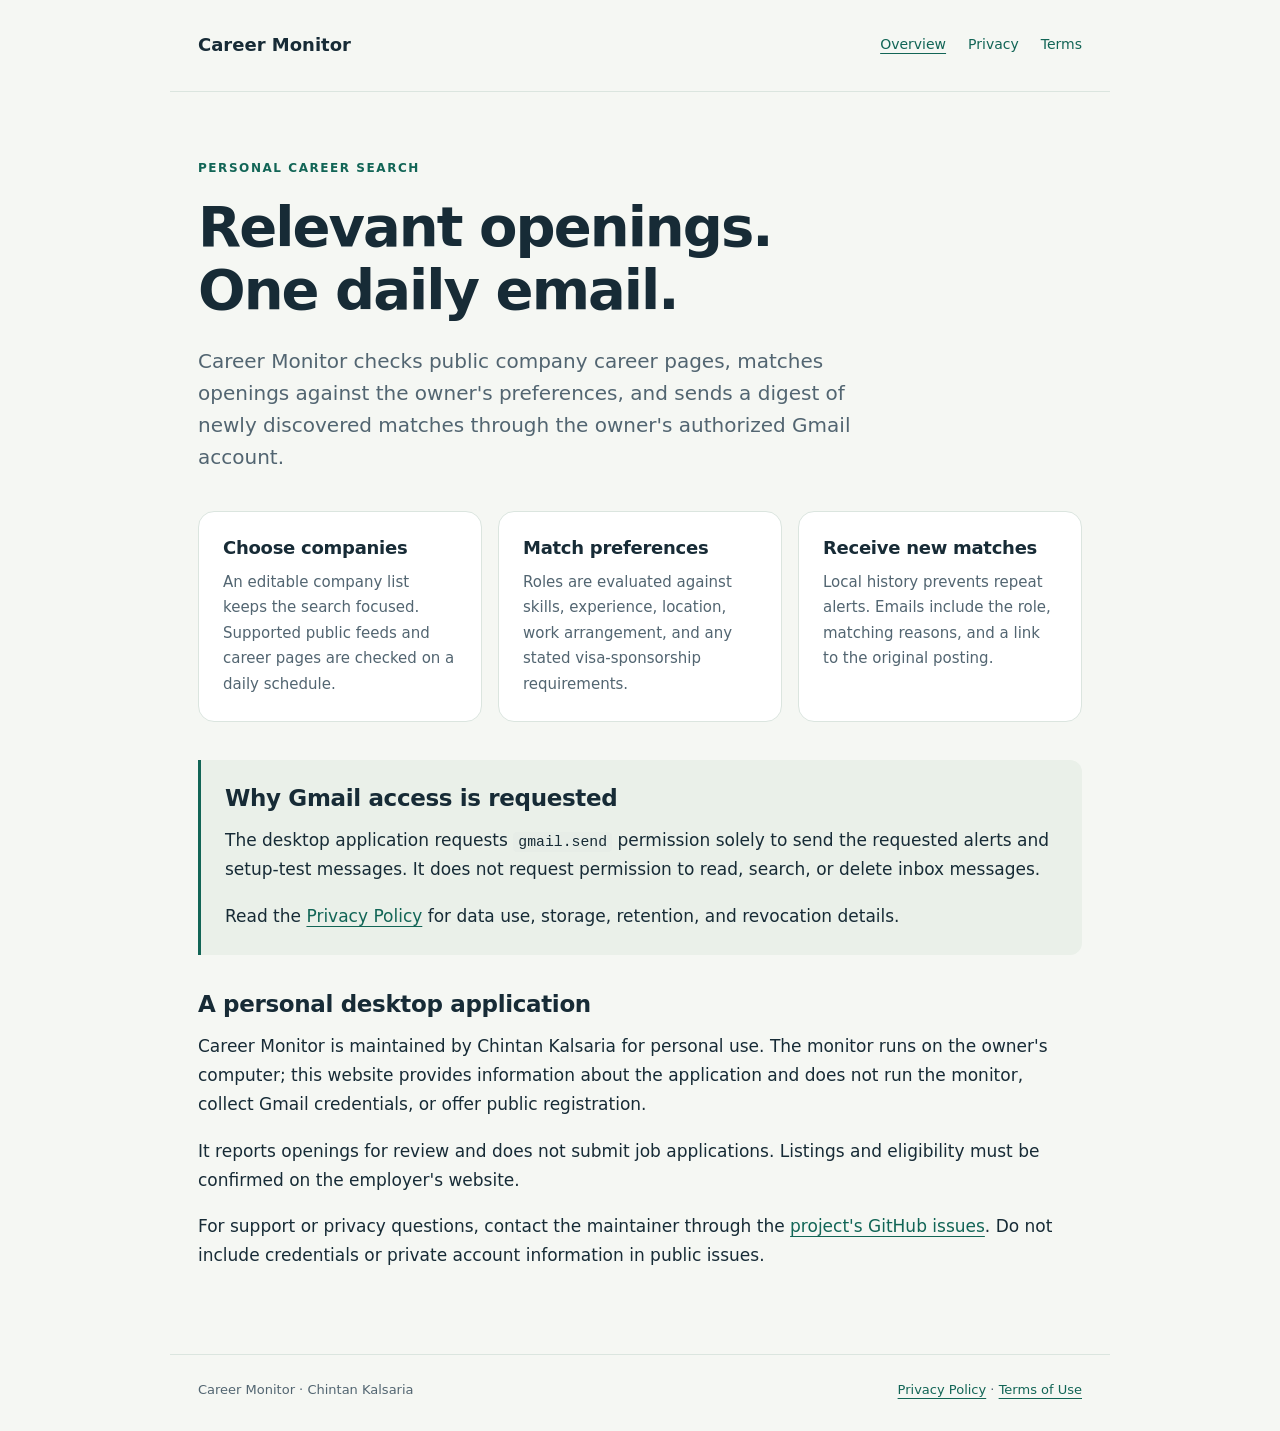
<file: index.html>
<!doctype html>
<html lang="en">
<head>
<meta charset="utf-8"><meta name="viewport" content="width=device-width,initial-scale=1">
<title>Career Monitor | Personal job alerts</title>
<meta name="description" content="Career Monitor is a personal desktop tool that checks public career pages and sends relevant job openings through an authorized Gmail account.">
<link rel="stylesheet" href="styles.css">
</head>
<body>
<header><a class="brand" href="./">Career Monitor</a><nav aria-label="Main navigation"><a href="./" aria-current="page">Overview</a><a href="privacy.html">Privacy</a><a href="terms.html">Terms</a></nav></header>
<main>
<p class="eyebrow">Personal career search</p>
<h1>Relevant openings.<br>One daily email.</h1>
<p class="lead">Career Monitor checks public company career pages, matches openings against the owner's preferences, and sends a digest of newly discovered matches through the owner's authorized Gmail account.</p>
<div class="grid">
<section class="card"><h2>Choose companies</h2><p>An editable company list keeps the search focused. Supported public feeds and career pages are checked on a daily schedule.</p></section>
<section class="card"><h2>Match preferences</h2><p>Roles are evaluated against skills, experience, location, work arrangement, and any stated visa-sponsorship requirements.</p></section>
<section class="card"><h2>Receive new matches</h2><p>Local history prevents repeat alerts. Emails include the role, matching reasons, and a link to the original posting.</p></section>
</div>
<section class="note"><h2 style="margin-top:0">Why Gmail access is requested</h2><p>The desktop application requests <code>gmail.send</code> permission solely to send the requested alerts and setup-test messages. It does not request permission to read, search, or delete inbox messages.</p><p>Read the <a href="privacy.html">Privacy Policy</a> for data use, storage, retention, and revocation details.</p></section>
<h2>A personal desktop application</h2>
<p>Career Monitor is maintained by Chintan Kalsaria for personal use. The monitor runs on the owner's computer; this website provides information about the application and does not run the monitor, collect Gmail credentials, or offer public registration.</p>
<p>It reports openings for review and does not submit job applications. Listings and eligibility must be confirmed on the employer's website.</p>
<p>For support or privacy questions, contact the maintainer through the <a href="https://github.com/Kalsaria-C/career-monitor-site/issues">project's GitHub issues</a>. Do not include credentials or private account information in public issues.</p>
</main>
<footer><span>Career Monitor · Chintan Kalsaria</span><span><a href="privacy.html">Privacy Policy</a> · <a href="terms.html">Terms of Use</a></span></footer>
</body></html>
</file>
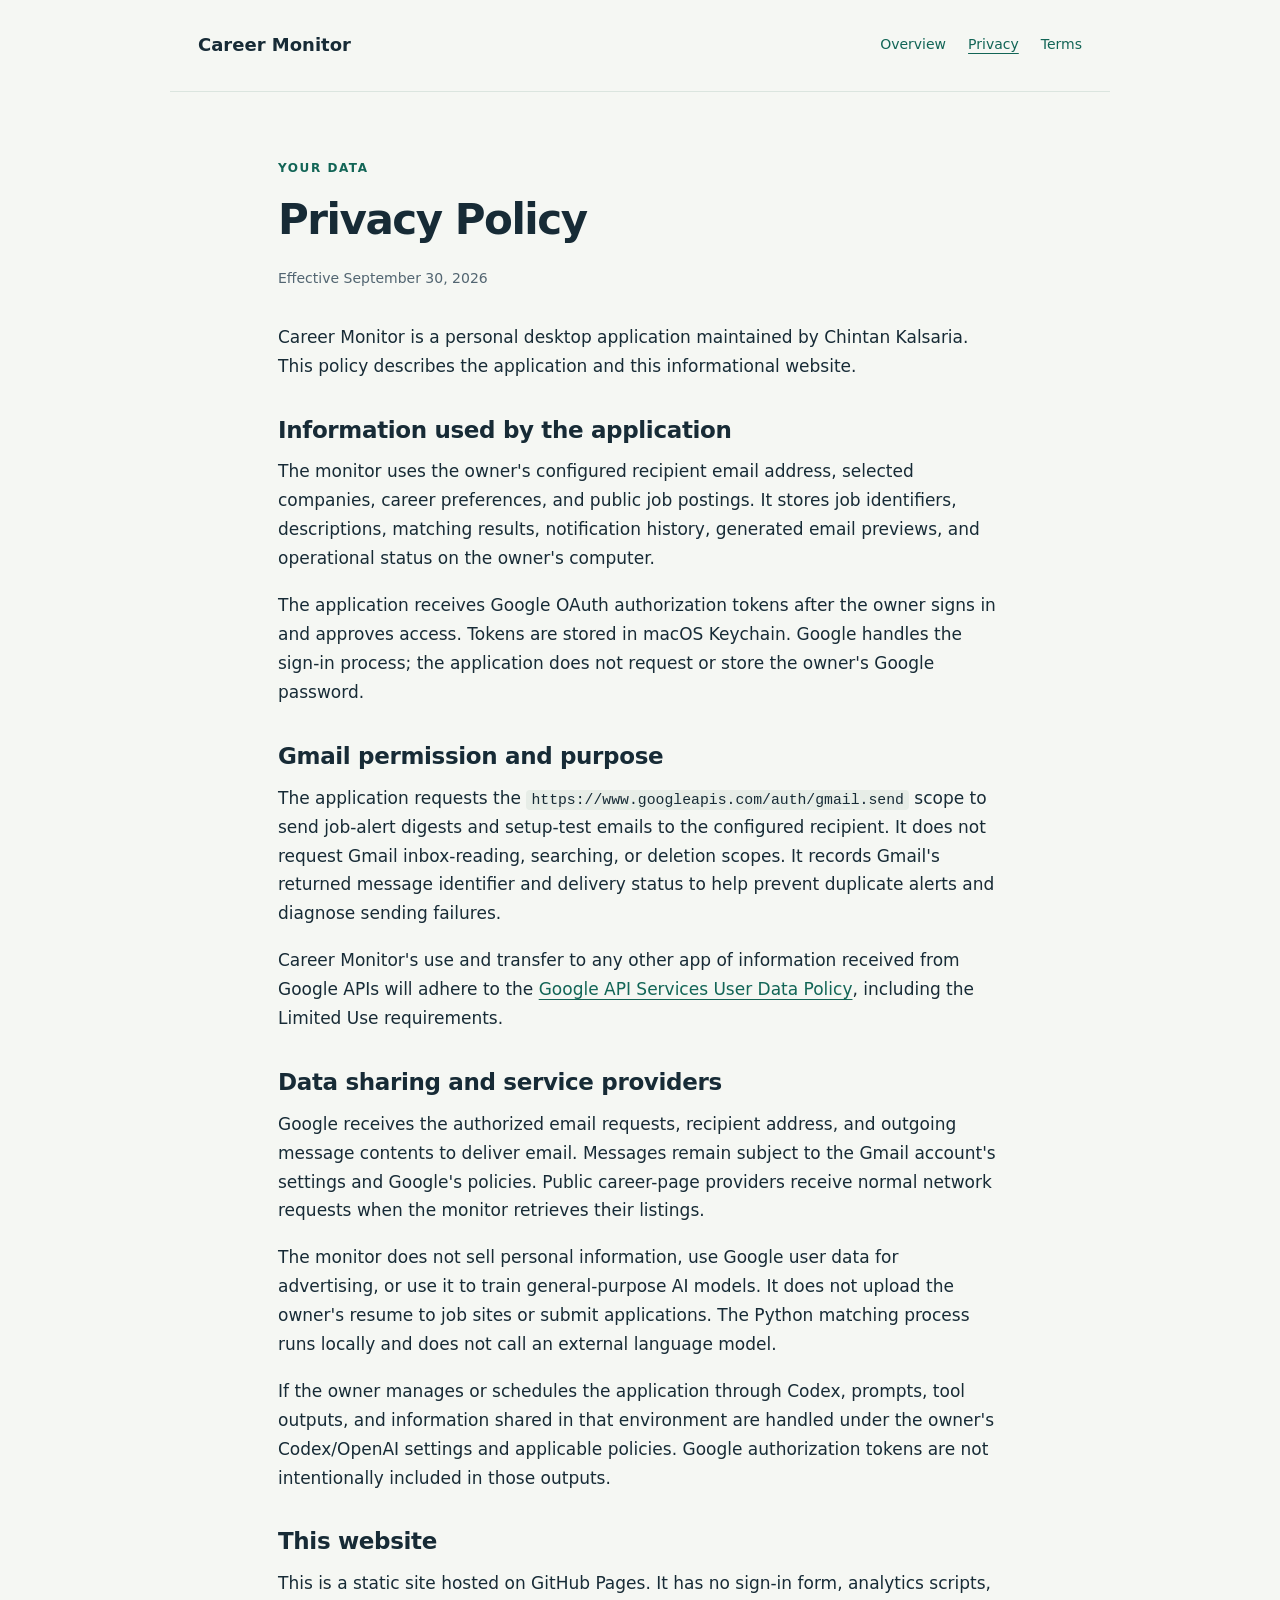
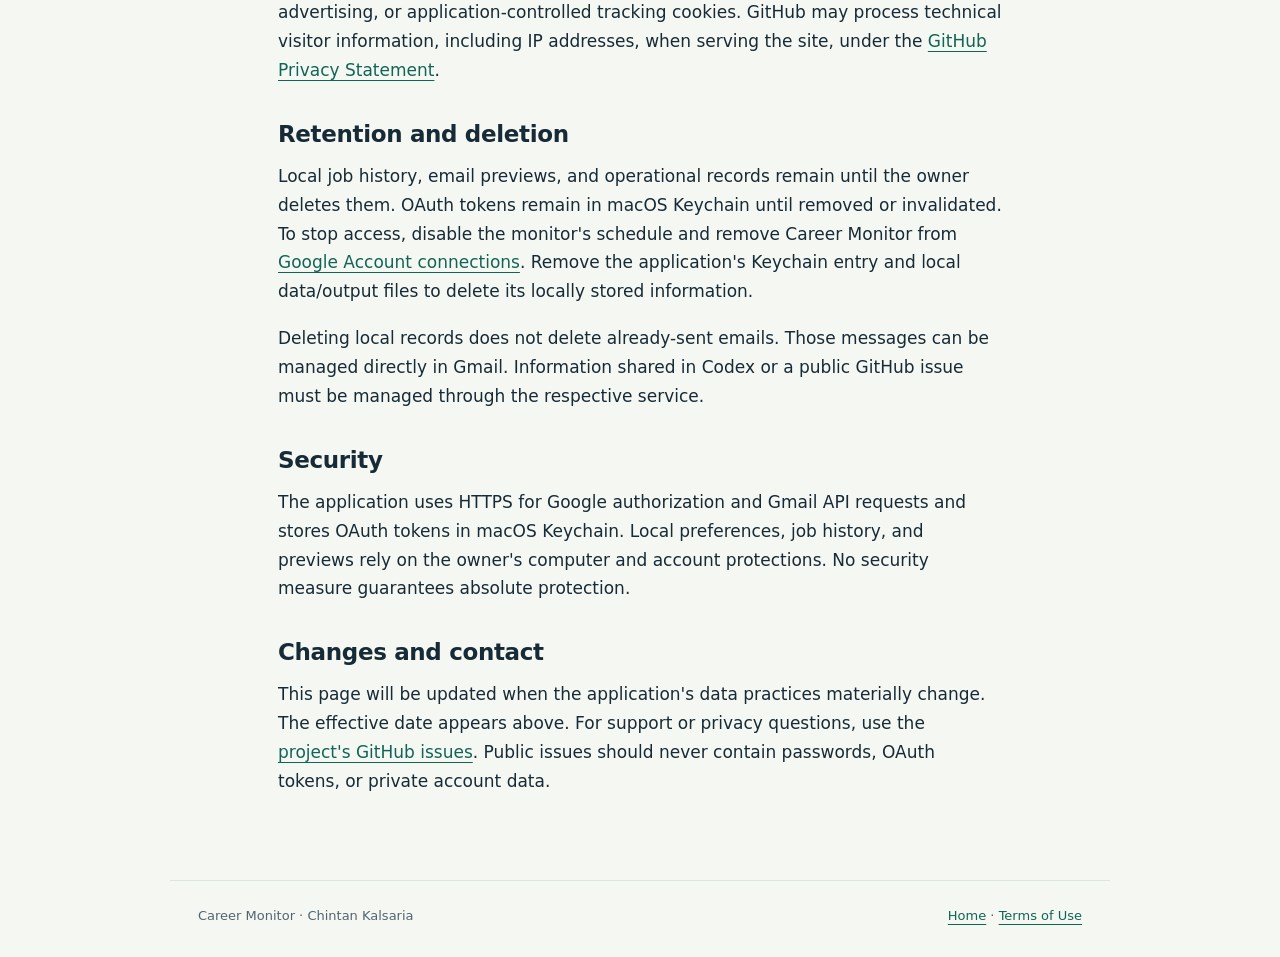
<file: privacy.html>
<!doctype html>
<html lang="en">
<head><meta charset="utf-8"><meta name="viewport" content="width=device-width,initial-scale=1"><title>Privacy Policy | Career Monitor</title><meta name="description" content="How Career Monitor uses Gmail authorization and stores personal job-alert information."><link rel="stylesheet" href="styles.css"></head>
<body>
<header><a class="brand" href="./">Career Monitor</a><nav aria-label="Main navigation"><a href="./">Overview</a><a href="privacy.html" aria-current="page">Privacy</a><a href="terms.html">Terms</a></nav></header>
<main class="document">
<p class="eyebrow">Your data</p><h1>Privacy Policy</h1><p class="date">Effective September 30, 2026</p>
<p>Career Monitor is a personal desktop application maintained by Chintan Kalsaria. This policy describes the application and this informational website.</p>
<h2>Information used by the application</h2>
<p>The monitor uses the owner's configured recipient email address, selected companies, career preferences, and public job postings. It stores job identifiers, descriptions, matching results, notification history, generated email previews, and operational status on the owner's computer.</p>
<p>The application receives Google OAuth authorization tokens after the owner signs in and approves access. Tokens are stored in macOS Keychain. Google handles the sign-in process; the application does not request or store the owner's Google password.</p>
<h2>Gmail permission and purpose</h2>
<p>The application requests the <code>https://www.googleapis.com/auth/gmail.send</code> scope to send job-alert digests and setup-test emails to the configured recipient. It does not request Gmail inbox-reading, searching, or deletion scopes. It records Gmail's returned message identifier and delivery status to help prevent duplicate alerts and diagnose sending failures.</p>
<p>Career Monitor's use and transfer to any other app of information received from Google APIs will adhere to the <a href="https://developers.google.com/terms/api-services-user-data-policy">Google API Services User Data Policy</a>, including the Limited Use requirements.</p>
<h2>Data sharing and service providers</h2>
<p>Google receives the authorized email requests, recipient address, and outgoing message contents to deliver email. Messages remain subject to the Gmail account's settings and Google's policies. Public career-page providers receive normal network requests when the monitor retrieves their listings.</p>
<p>The monitor does not sell personal information, use Google user data for advertising, or use it to train general-purpose AI models. It does not upload the owner's resume to job sites or submit applications. The Python matching process runs locally and does not call an external language model.</p>
<p>If the owner manages or schedules the application through Codex, prompts, tool outputs, and information shared in that environment are handled under the owner's Codex/OpenAI settings and applicable policies. Google authorization tokens are not intentionally included in those outputs.</p>
<h2>This website</h2>
<p>This is a static site hosted on GitHub Pages. It has no sign-in form, analytics scripts, advertising, or application-controlled tracking cookies. GitHub may process technical visitor information, including IP addresses, when serving the site, under the <a href="https://docs.github.com/en/site-policy/privacy-policies/github-general-privacy-statement">GitHub Privacy Statement</a>.</p>
<h2>Retention and deletion</h2>
<p>Local job history, email previews, and operational records remain until the owner deletes them. OAuth tokens remain in macOS Keychain until removed or invalidated. To stop access, disable the monitor's schedule and remove Career Monitor from <a href="https://myaccount.google.com/connections">Google Account connections</a>. Remove the application's Keychain entry and local data/output files to delete its locally stored information.</p>
<p>Deleting local records does not delete already-sent emails. Those messages can be managed directly in Gmail. Information shared in Codex or a public GitHub issue must be managed through the respective service.</p>
<h2>Security</h2>
<p>The application uses HTTPS for Google authorization and Gmail API requests and stores OAuth tokens in macOS Keychain. Local preferences, job history, and previews rely on the owner's computer and account protections. No security measure guarantees absolute protection.</p>
<h2>Changes and contact</h2>
<p>This page will be updated when the application's data practices materially change. The effective date appears above. For support or privacy questions, use the <a href="https://github.com/Kalsaria-C/career-monitor-site/issues">project's GitHub issues</a>. Public issues should never contain passwords, OAuth tokens, or private account data.</p>
</main>
<footer><span>Career Monitor · Chintan Kalsaria</span><span><a href="./">Home</a> · <a href="terms.html">Terms of Use</a></span></footer>
</body></html>
</file>
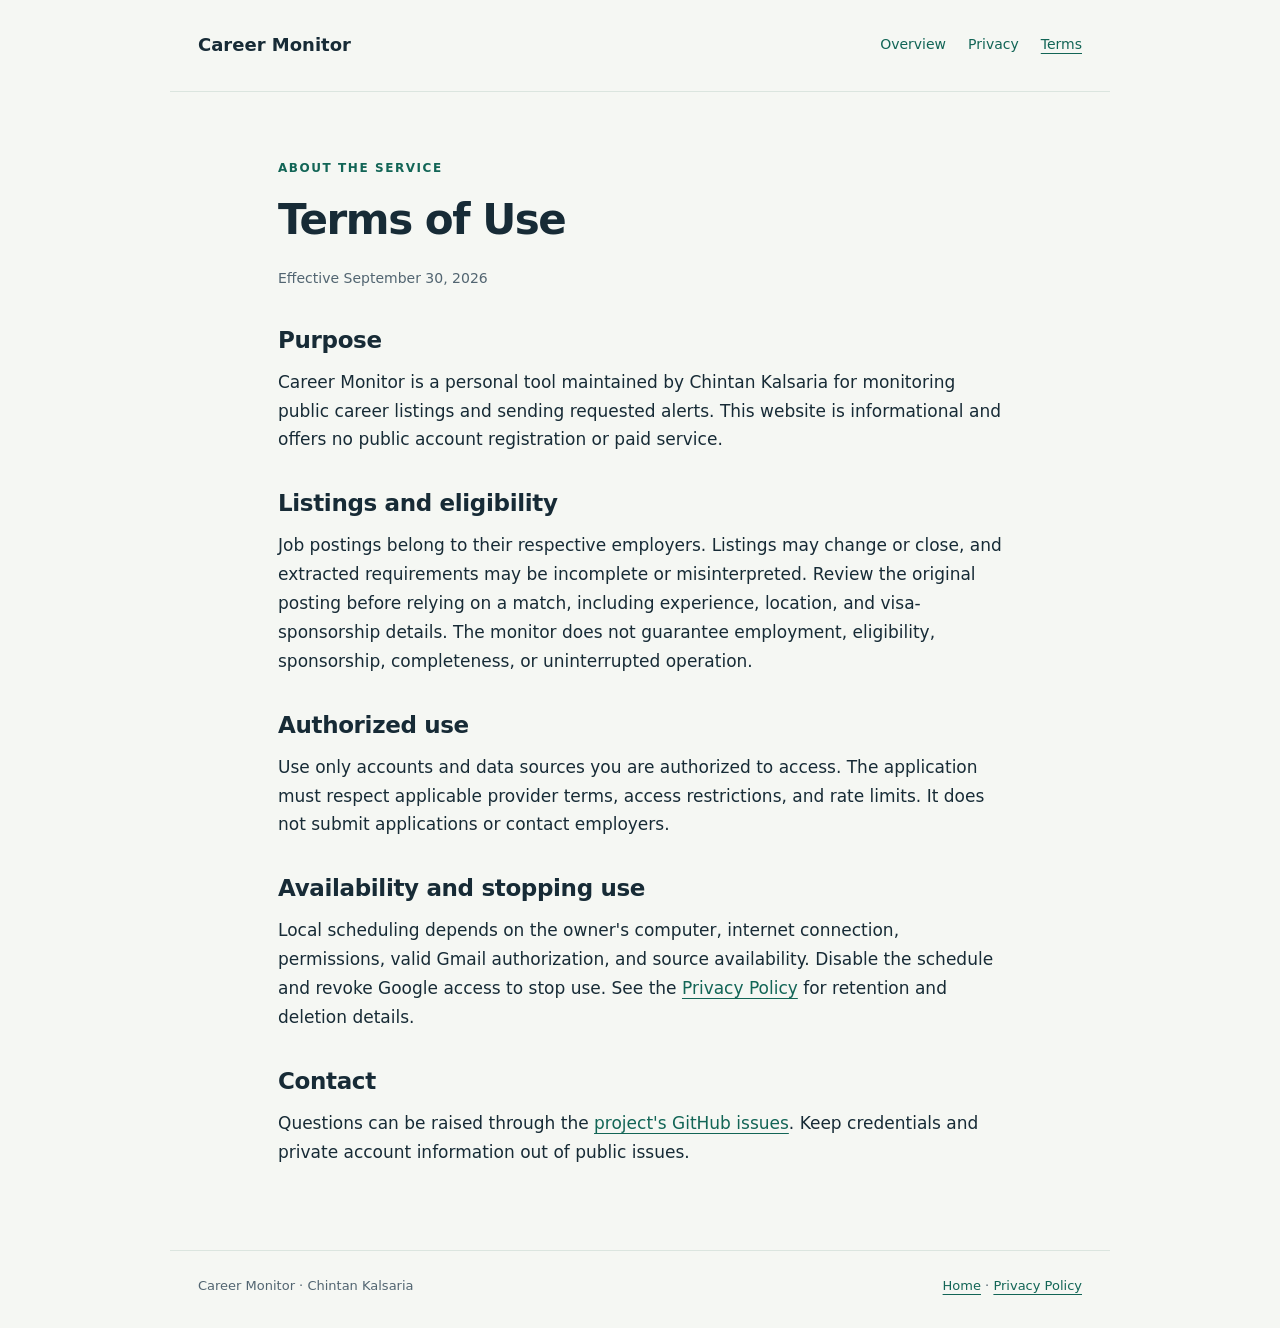
<file: terms.html>
<!doctype html>
<html lang="en">
<head><meta charset="utf-8"><meta name="viewport" content="width=device-width,initial-scale=1"><title>Terms of Use | Career Monitor</title><meta name="description" content="Purpose and limitations of the personal Career Monitor application."><link rel="stylesheet" href="styles.css"></head>
<body>
<header><a class="brand" href="./">Career Monitor</a><nav aria-label="Main navigation"><a href="./">Overview</a><a href="privacy.html">Privacy</a><a href="terms.html" aria-current="page">Terms</a></nav></header>
<main class="document"><p class="eyebrow">About the service</p><h1>Terms of Use</h1><p class="date">Effective September 30, 2026</p>
<h2>Purpose</h2><p>Career Monitor is a personal tool maintained by Chintan Kalsaria for monitoring public career listings and sending requested alerts. This website is informational and offers no public account registration or paid service.</p>
<h2>Listings and eligibility</h2><p>Job postings belong to their respective employers. Listings may change or close, and extracted requirements may be incomplete or misinterpreted. Review the original posting before relying on a match, including experience, location, and visa-sponsorship details. The monitor does not guarantee employment, eligibility, sponsorship, completeness, or uninterrupted operation.</p>
<h2>Authorized use</h2><p>Use only accounts and data sources you are authorized to access. The application must respect applicable provider terms, access restrictions, and rate limits. It does not submit applications or contact employers.</p>
<h2>Availability and stopping use</h2><p>Local scheduling depends on the owner's computer, internet connection, permissions, valid Gmail authorization, and source availability. Disable the schedule and revoke Google access to stop use. See the <a href="privacy.html">Privacy Policy</a> for retention and deletion details.</p>
<h2>Contact</h2><p>Questions can be raised through the <a href="https://github.com/Kalsaria-C/career-monitor-site/issues">project's GitHub issues</a>. Keep credentials and private account information out of public issues.</p>
</main><footer><span>Career Monitor · Chintan Kalsaria</span><span><a href="./">Home</a> · <a href="privacy.html">Privacy Policy</a></span></footer>
</body></html>
</file>
<file: styles.css>
:root { color-scheme: light; --ink:#172b36; --muted:#526571; --accent:#126556; --line:#dbe5df; --paper:#f5f7f3; }
* { box-sizing:border-box; }
body { margin:0; background:var(--paper); color:var(--ink); font:17px/1.7 system-ui,-apple-system,BlinkMacSystemFont,"Segoe UI",sans-serif; }
a { color:var(--accent); text-underline-offset:4px; }
a:focus-visible { outline:3px solid #d79338; outline-offset:4px; }
header,main,footer { max-width:940px; margin:auto; padding:0 28px; }
header { display:flex; align-items:center; justify-content:space-between; gap:24px; padding-top:30px; padding-bottom:30px; border-bottom:1px solid var(--line); }
.brand { font-size:18px; font-weight:750; text-decoration:none; color:var(--ink); }
nav { display:flex; gap:22px; font-size:14px; flex-wrap:wrap; }
nav a { text-decoration:none; }
nav a[aria-current="page"] { text-decoration:underline; }
main { padding-top:66px; padding-bottom:66px; }
.eyebrow { color:var(--accent); text-transform:uppercase; letter-spacing:.13em; font-size:12px; font-weight:750; margin:0 0 18px; }
h1 { font-size:clamp(34px,5vw,56px); line-height:1.12; letter-spacing:-.035em; margin:0 0 24px; max-width:750px; }
.lead { font-size:20px; line-height:1.6; color:var(--muted); max-width:710px; }
h2 { font-size:23px; line-height:1.3; margin:35px 0 12px; letter-spacing:-.015em; }
p { margin:0 0 18px; }
.grid { display:grid; grid-template-columns:repeat(3,1fr); gap:16px; margin:38px 0; }
.card { background:#fff; border:1px solid var(--line); border-radius:16px; padding:24px; }
.card h2 { font-size:18px; margin:0 0 10px; }
.card p { font-size:15px; color:var(--muted); margin:0; }
.note { padding:24px; border-left:3px solid var(--accent); background:#eaf0e9; border-radius:0 12px 12px 0; }
.note p:last-child { margin-bottom:0; }
.document { max-width:780px; }
.document h1 { font-size:42px; }
.date { font-size:14px; color:var(--muted); margin-bottom:32px; }
li { margin:8px 0; }
code { font-size:.87em; background:#e7ede7; padding:2px 5px; border-radius:4px; overflow-wrap:anywhere; }
footer { display:flex; justify-content:space-between; gap:20px; border-top:1px solid var(--line); padding-top:24px; padding-bottom:30px; font-size:13px; color:var(--muted); }
@media(max-width:620px) { header { align-items:flex-start; flex-direction:column; gap:14px; } main { padding-top:40px; } .grid { grid-template-columns:1fr; } footer { flex-direction:column; gap:8px; } .document h1 { font-size:34px; } }
</file>
